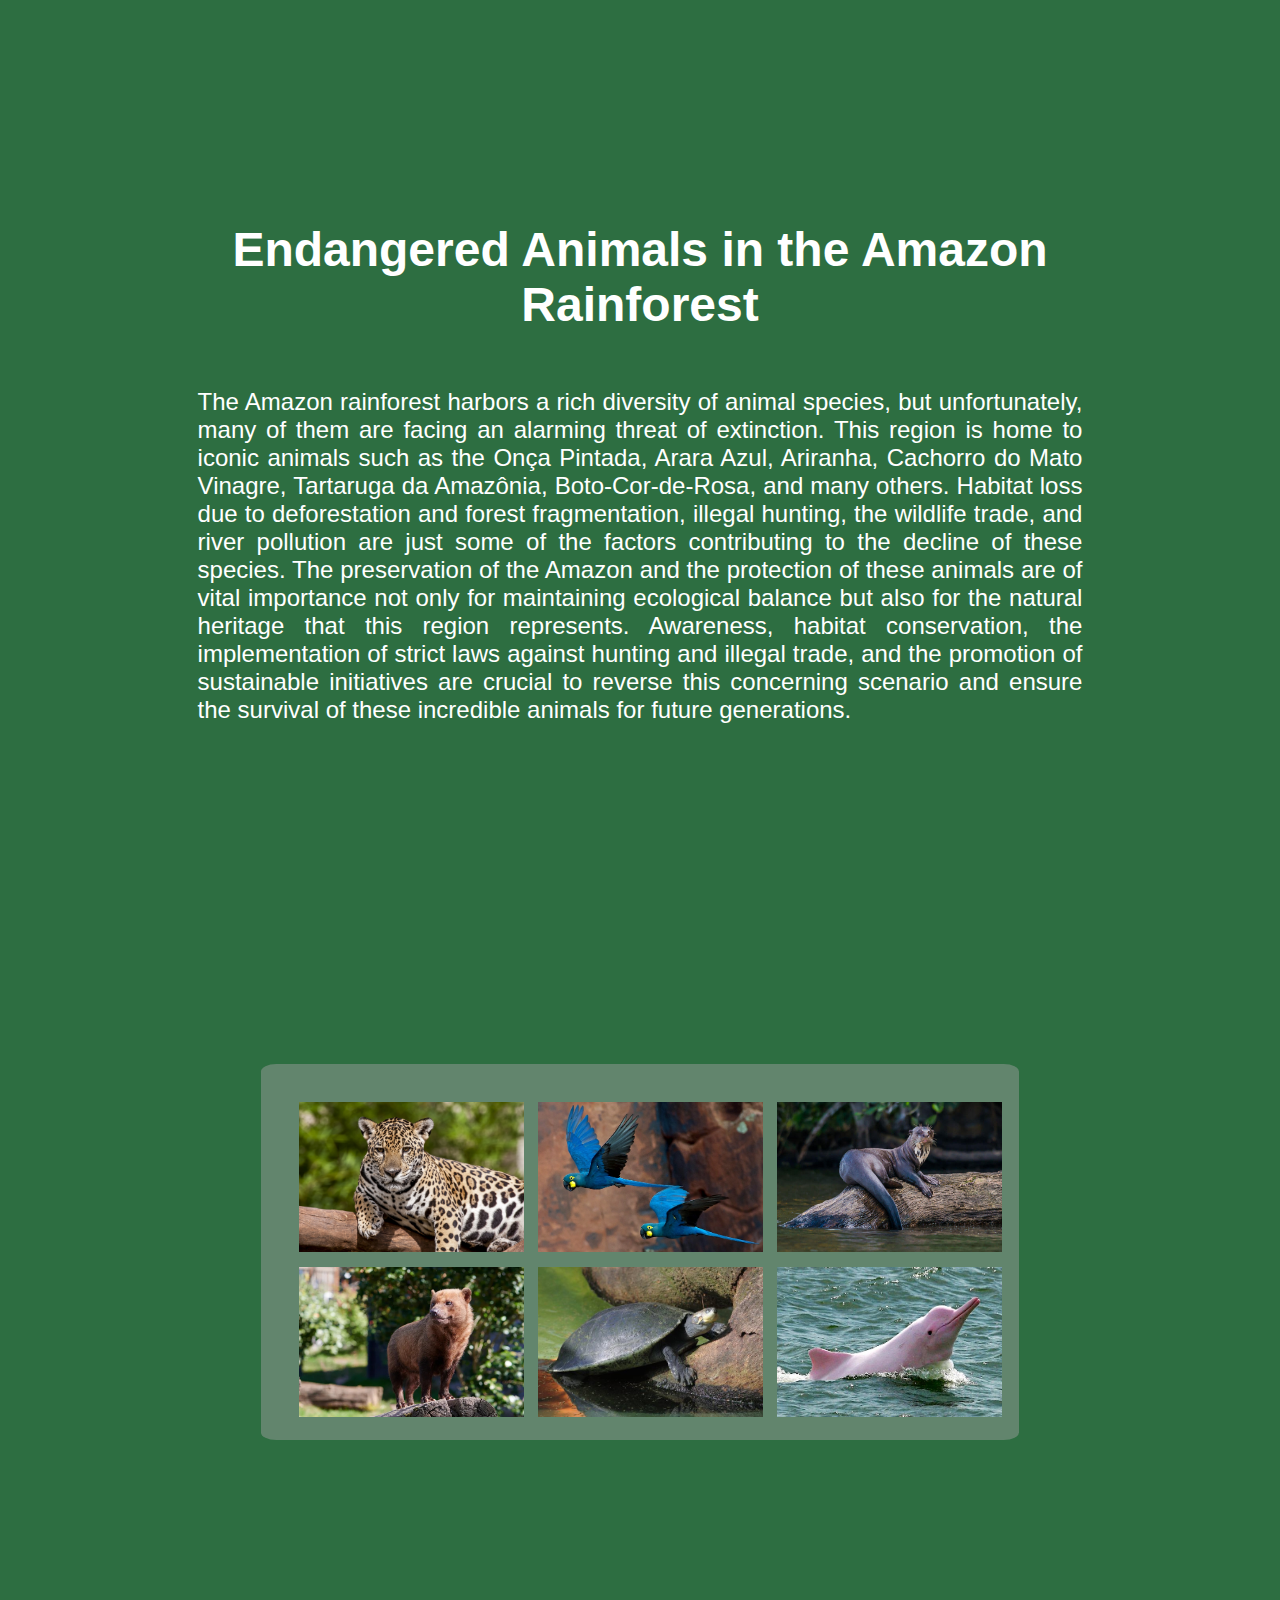
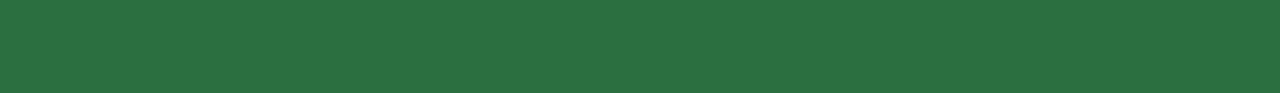
<file: index.html>
<html>
	<head>
		<title>Endangered Animals in the Amazon Rainforest</title>
		<link rel="stylesheet" href="styles.css">
		<script src="scripts.js"></script>
	</head>
	<header>
		<div id="mainTextDiv">
			<h1 id="mainTitle">Endangered Animals in the Amazon Rainforest</h1>
			<p id="mainText">The Amazon rainforest harbors a rich diversity of animal species, but unfortunately, many of them are facing an alarming threat of extinction. This region is home to iconic animals such as the Onça Pintada, Arara Azul, Ariranha, Cachorro do Mato Vinagre, Tartaruga da Amazônia, Boto-Cor-de-Rosa, and many others. Habitat loss due to deforestation and forest fragmentation, illegal hunting, the wildlife trade, and river pollution are just some of the factors contributing to the decline of these species. The preservation of the Amazon and the protection of these animals are of vital importance not only for maintaining ecological balance but also for the natural heritage that this region represents. Awareness, habitat conservation, the implementation of strict laws against hunting and illegal trade, and the promotion of sustainable initiatives are crucial to reverse this concerning scenario and ensure the survival of these incredible animals for future generations.</p>
		</div>
	</header>
	<body>
		<div id="imgsAnimaisDiv">
			<a href="descriptionPages/oncaPage.html">
				<img id="onca" class="imgsAnimais" src="imgs/homePage/onçaPintada.jpg">
			</a>
			
			<a href="descriptionPages/araraPage.html">
				<img id="araraImg" class="imgsAnimais" src="imgs/homePage/araraAzul.jpg">
			</a>
			
			<a href="descriptionPages/ariranhaPage.html">
				<img id="ariranhaImg" class="imgsAnimais" src="imgs/homePage/ariranha.jpg">
			</a>
			
			<a href="descriptionPages/cachorroPage.html">
				<img id="cachorroImg" class="imgsAnimais" src="imgs/homePage/cachorroVinagre.jpg">
			</a>
			
			<a href="descriptionPages/tartarugaPage.html">
				<img id="tartarugaImg" class="imgsAnimais" src="imgs/homePage/tartarugaAmazonia.jpeg">
			</a>
			
			<a href="descriptionPages/botoPage.html">
				<img id="botoImg" class="imgsAnimais" src="imgs/homePage/botoRosa.jpeg">
			</a>
		</div>
	</body>
</html>
</file>
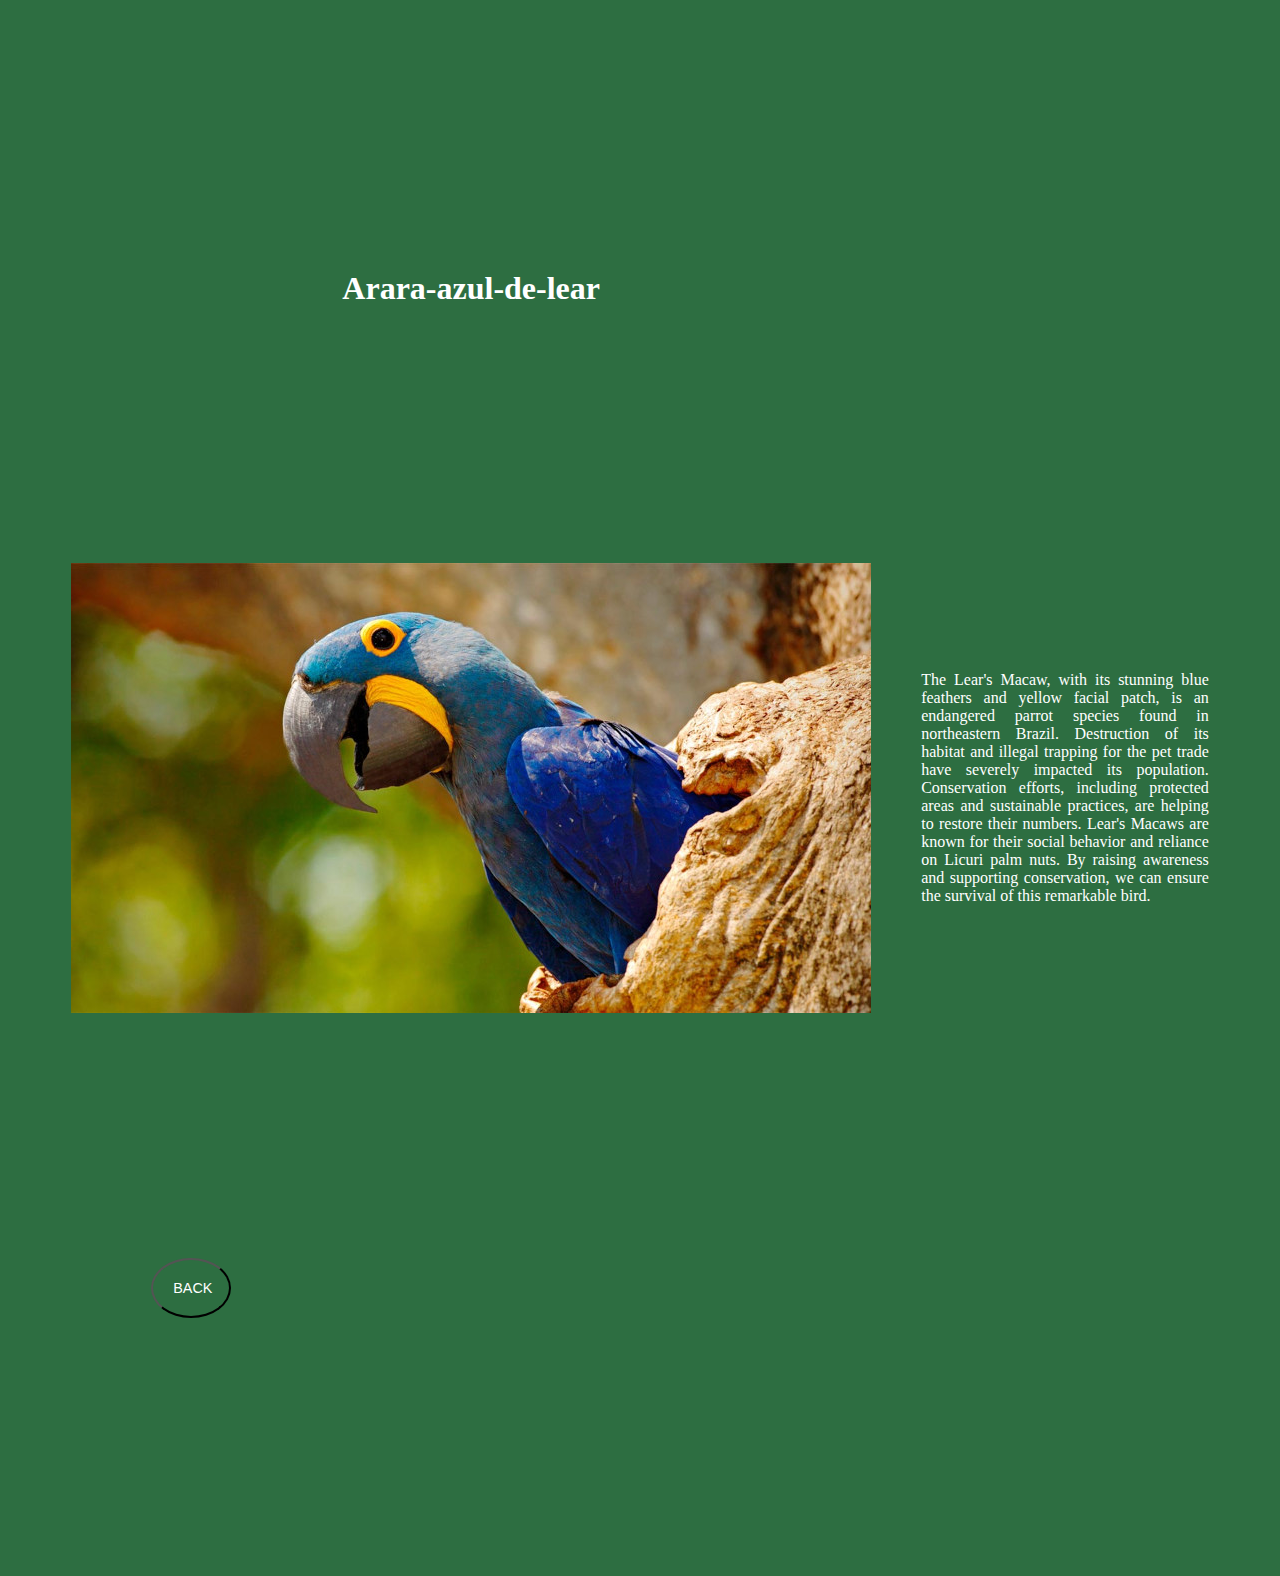
<file: descriptionPages/araraPage.html>
<html>
	<head>
		<title>Arara-azul-de-lear</title>
		<link rel="stylesheet" href="styles.css"></link>
		<script src="scripts.js"></script>
	</head>
	<body>
		<div class="mainContainer">
			<h1 id="araraTitle">Arara-azul-de-lear</h1>
		
			<p id="araraText">The Lear's Macaw, with its stunning blue feathers and yellow facial patch, is an endangered parrot species found in northeastern Brazil. Destruction of its habitat and illegal trapping for the pet trade have severely impacted its population. Conservation efforts, including protected areas and sustainable practices, are helping to restore their numbers. Lear's Macaws are known for their social behavior and reliance on Licuri palm nuts. By raising awareness and supporting conservation, we can ensure the survival of this remarkable bird.</p>
			
			<img id="araraImg" src="imgs/araraAzulPageImg.jpg">
			<button class="backButton" onclick="backToHomePage()">BACK</button>
		</div>
	</body>
</html>
</file>
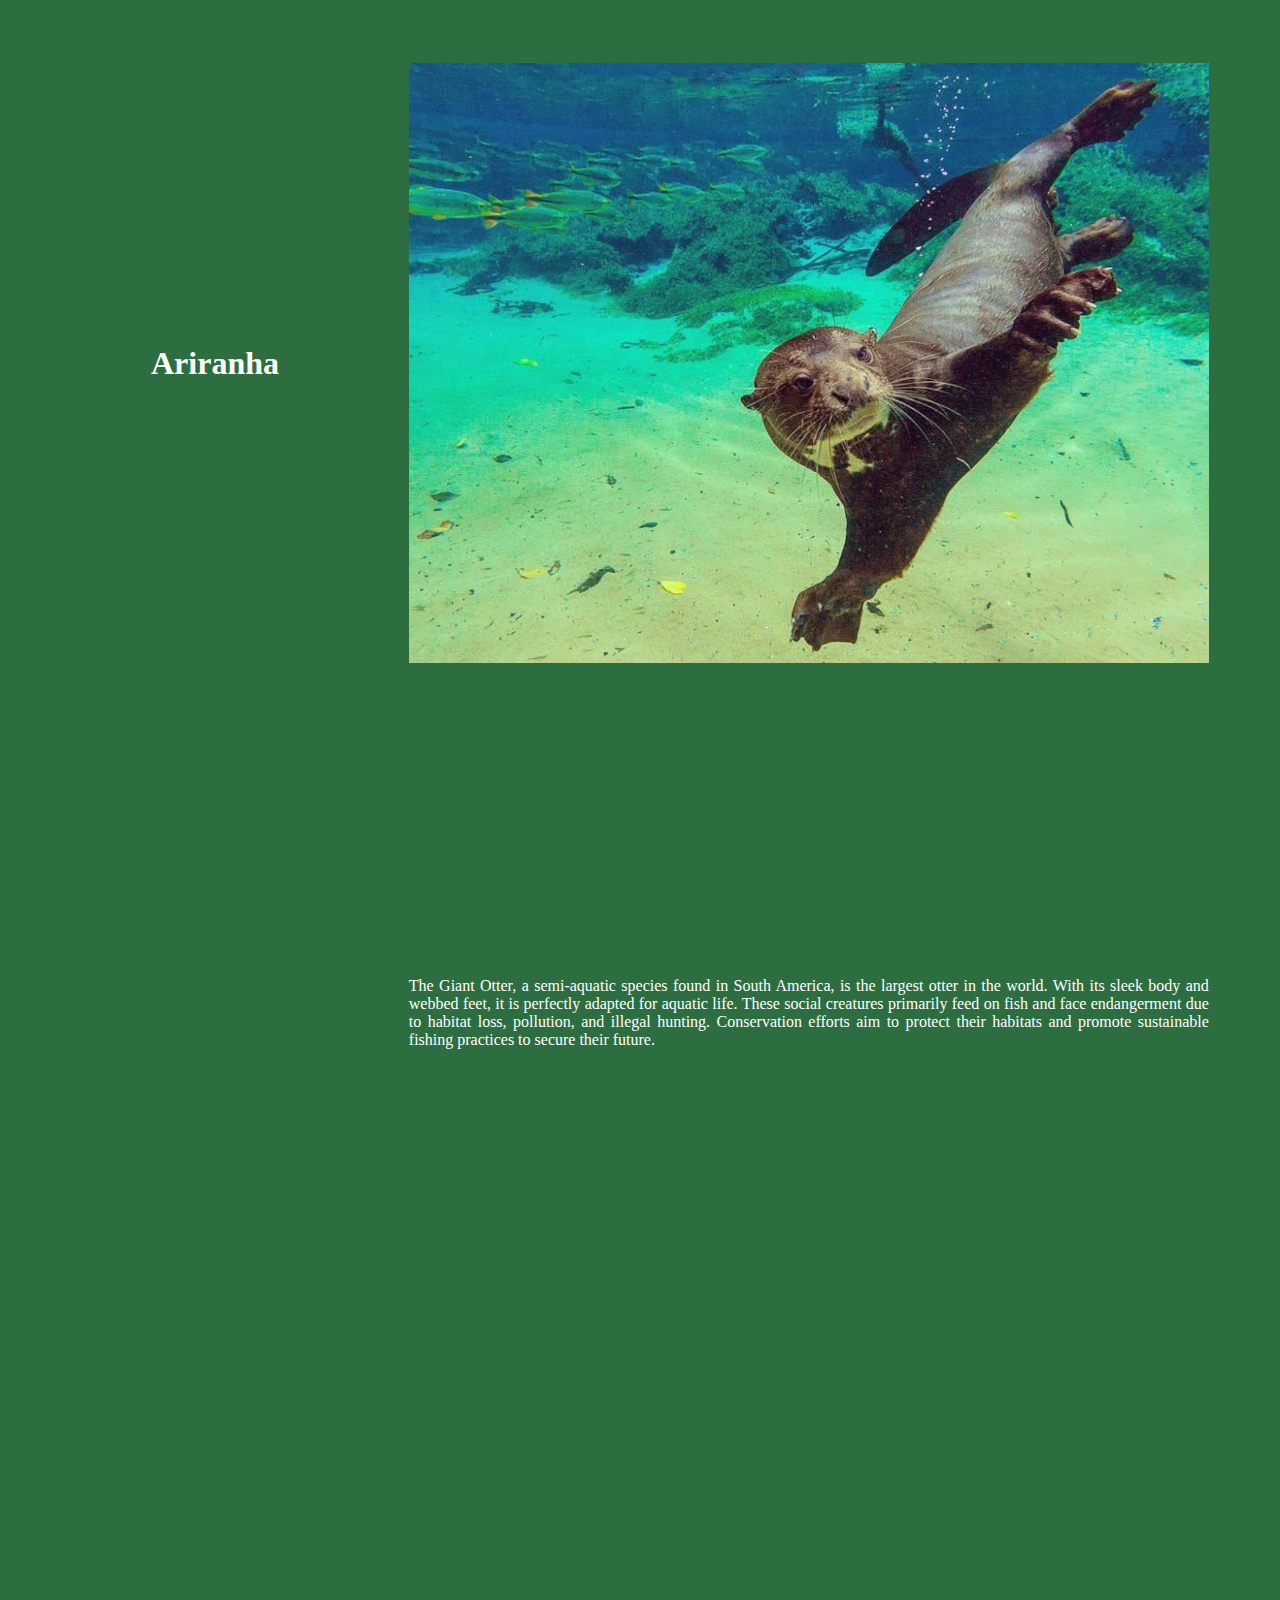
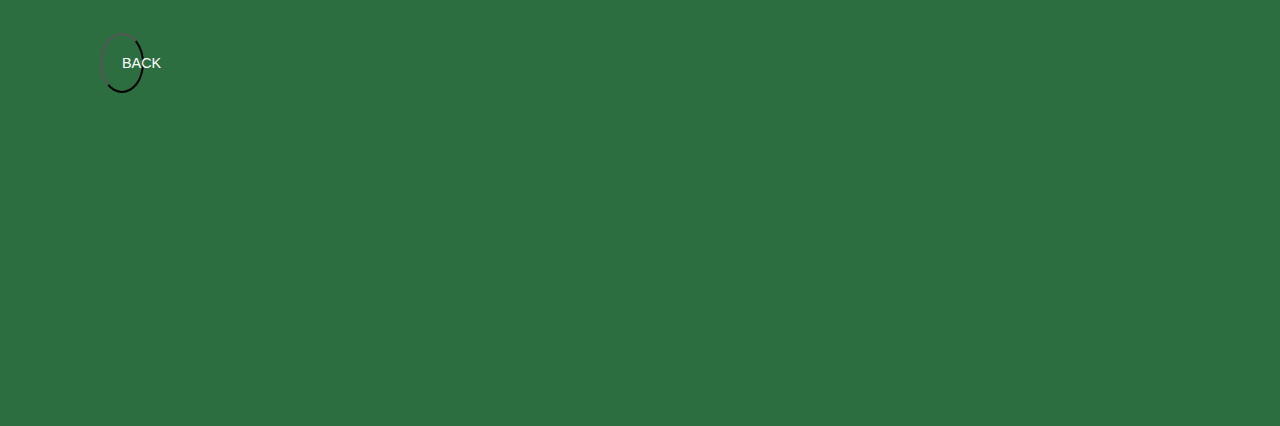
<file: descriptionPages/ariranhaPage.html>
<html>
	<head>
		<title>Ariranha</title>
		<link rel="stylesheet" href="styles.css"></link>
		<script src="scripts.js"></script>
	</head>
	<body>
		<div class="mainContainer">
			<h1 id="ariranhaTitle">Ariranha</h1>
		
			<p id="ariranhaText">The Giant Otter, a semi-aquatic species found in South America, is the largest otter in the world. With its sleek body and webbed feet, it is perfectly adapted for aquatic life. These social creatures primarily feed on fish and face endangerment due to habitat loss, pollution, and illegal hunting. Conservation efforts aim to protect their habitats and promote sustainable fishing practices to secure their future.</p>
			
			<img id="ariranhaImg" src="imgs/ariranhaPageImg.jpg">
			<button class="backButton" onclick="backToHomePage()">BACK</button>
		</div>
	</body>
</html>
</file>
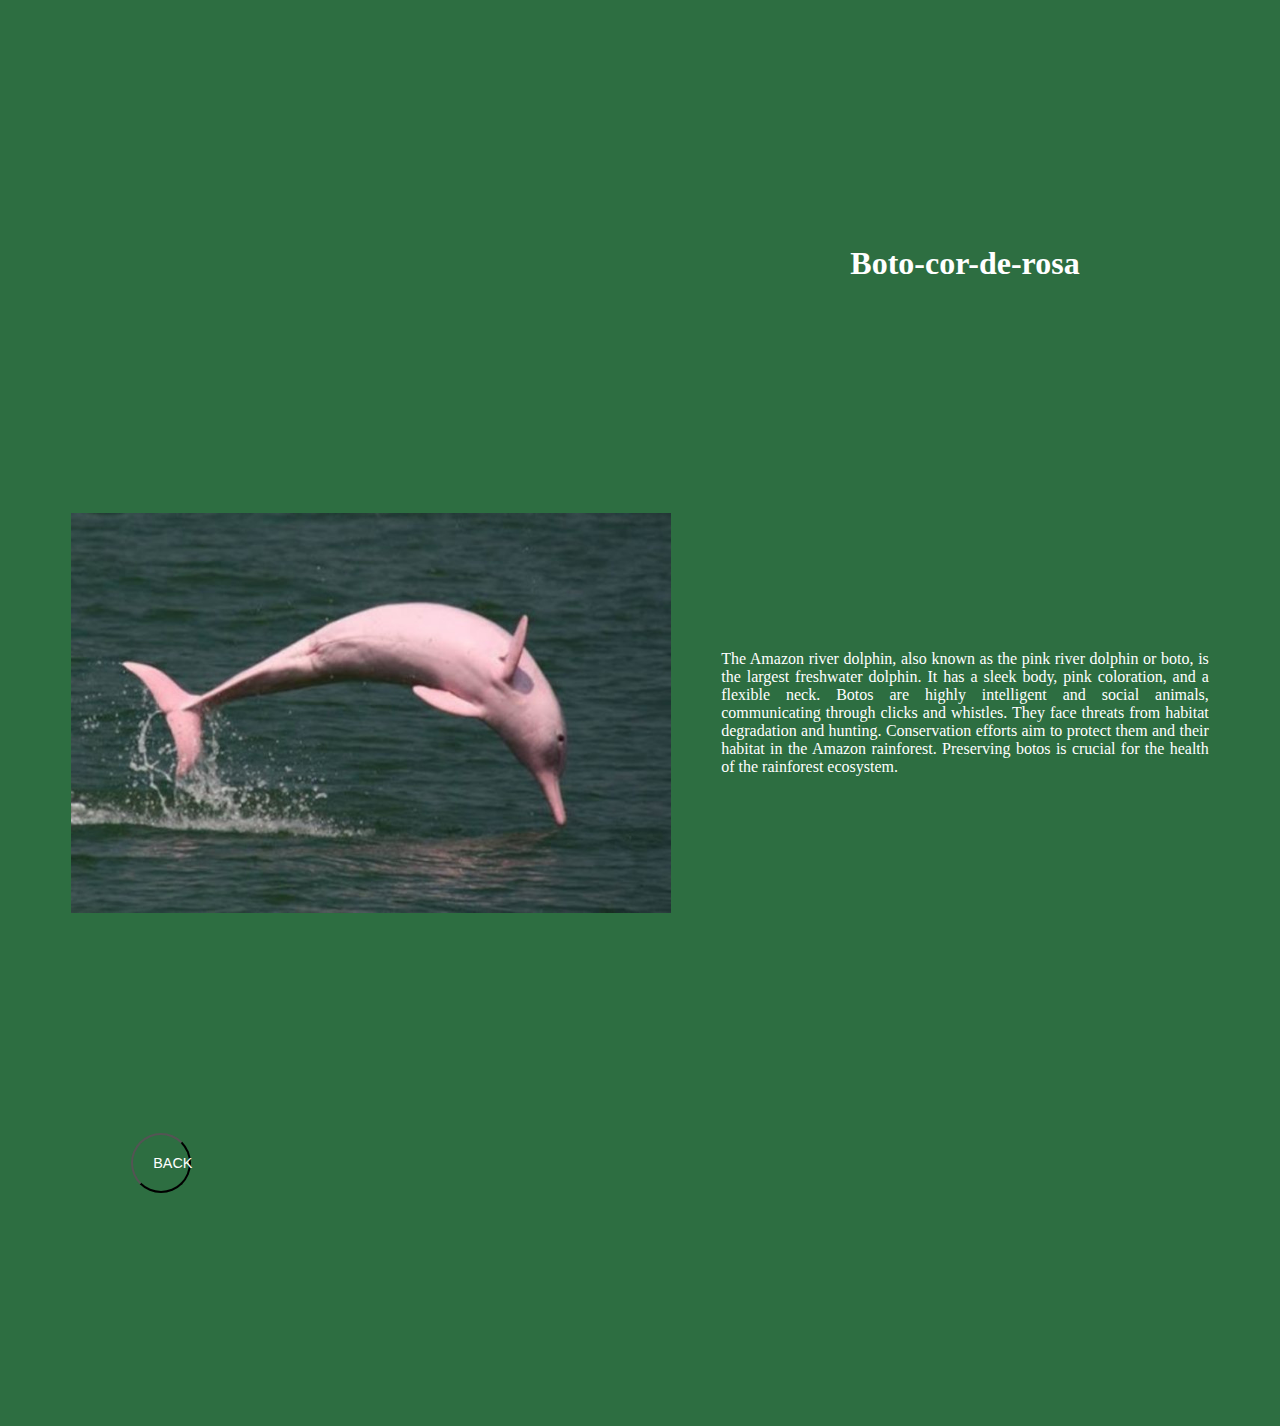
<file: descriptionPages/botoPage.html>
<html>
	<head>
		<title>Boto-cor-de-rosa</title>
		<link rel="stylesheet" href="styles.css"></link>
		<script src="scripts.js"></script>
	</head>
	<body>
		<div class="mainContainer">
			<h1 id="botoTitle">Boto-cor-de-rosa</h1>
		
			<p id="botoText">The Amazon river dolphin, also known as the pink river dolphin or boto, is the largest freshwater dolphin. It has a sleek body, pink coloration, and a flexible neck. Botos are highly intelligent and social animals, communicating through clicks and whistles. They face threats from habitat degradation and hunting. Conservation efforts aim to protect them and their habitat in the Amazon rainforest. Preserving botos is crucial for the health of the rainforest ecosystem.</p>
			
			<img id="botoImg" src="imgs/botoPageImg.jpg">
			<button class="backButton" onclick="backToHomePage()">BACK</button>
		</div>
	</body>
</html>
</file>
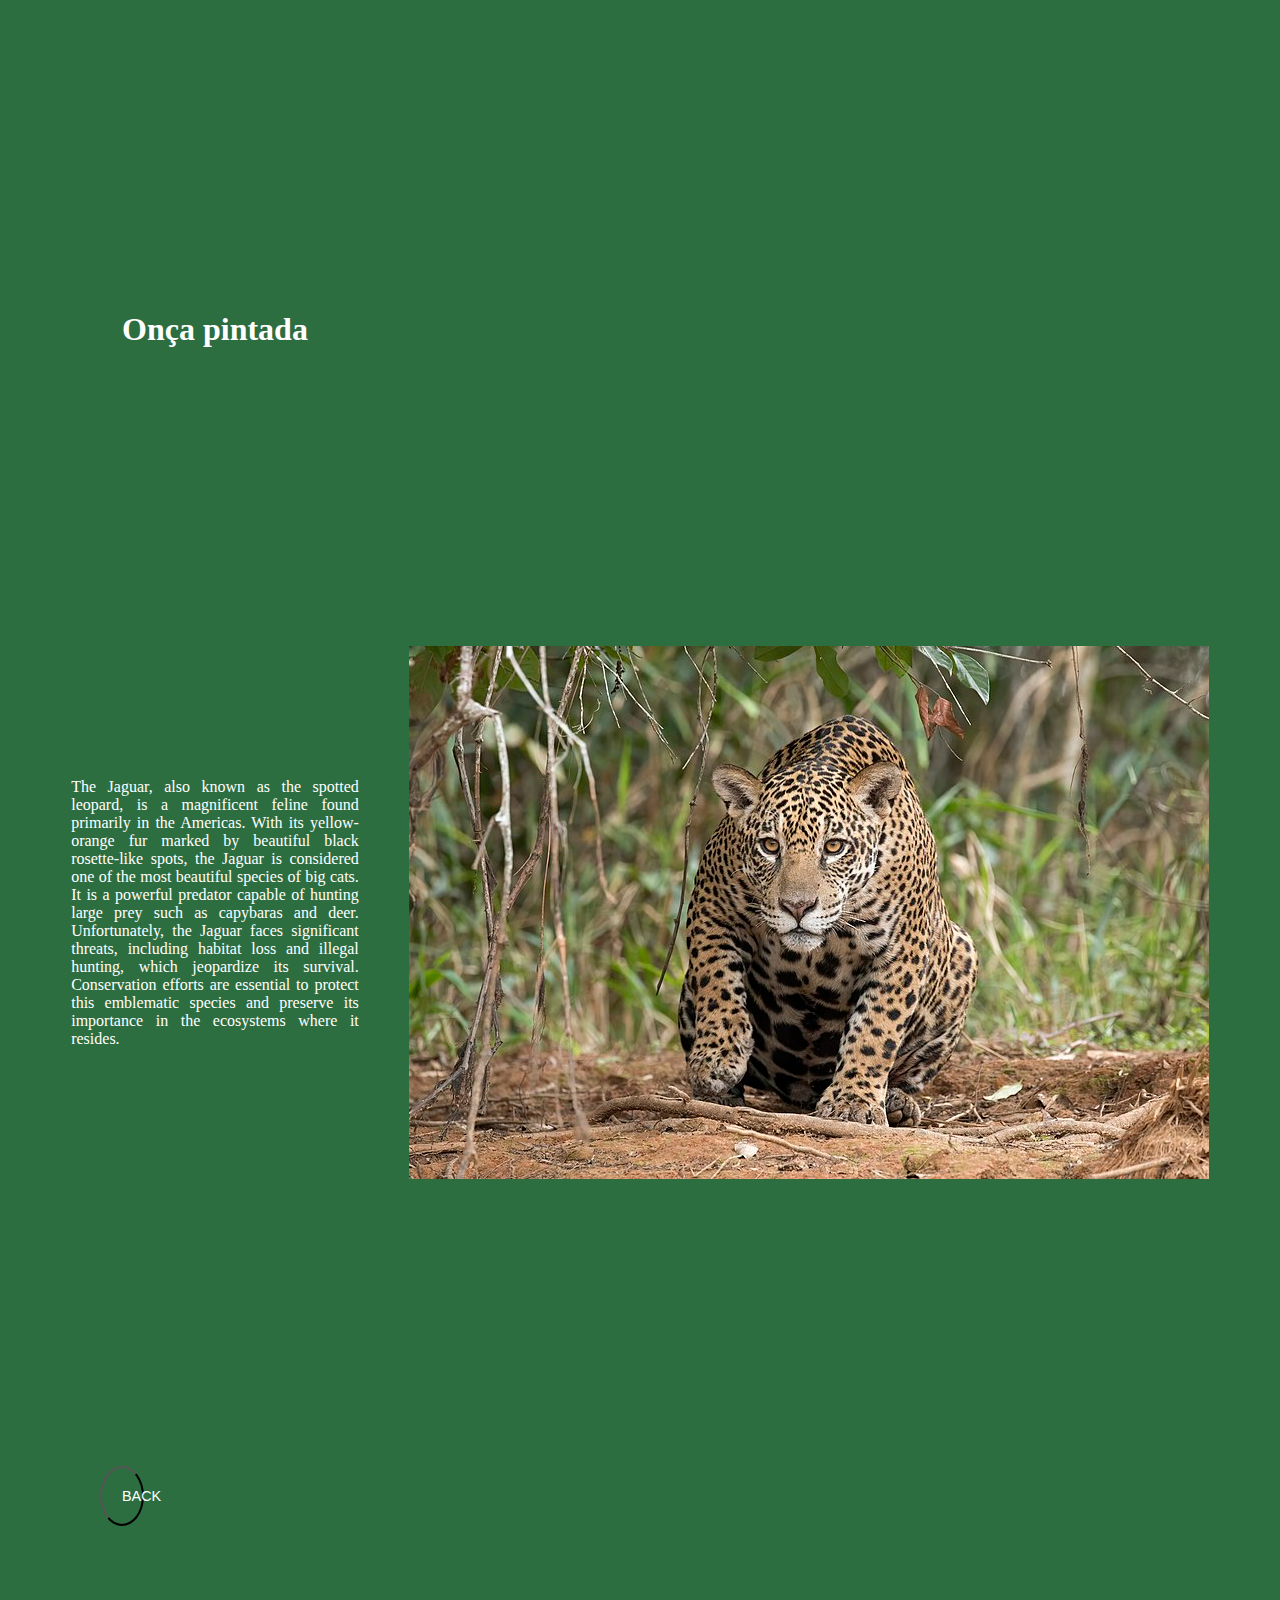
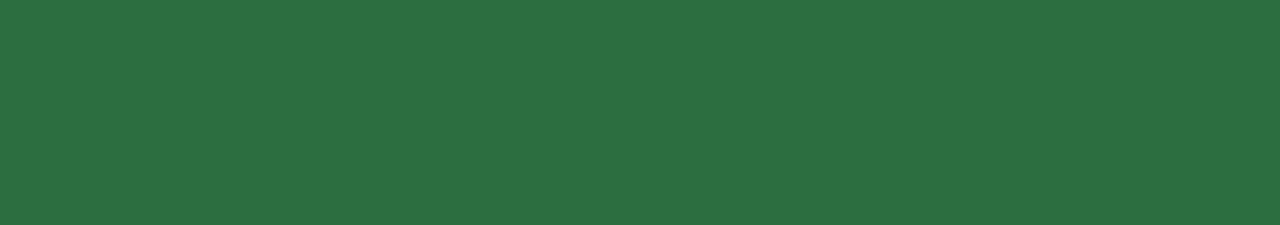
<file: descriptionPages/oncaPage.html>
<html>
	<head>
		<title>Onça pintada</title>
		<link rel="stylesheet" href="styles.css"></link>
		<script src="scripts.js"></script>
	</head>
	<body>
		<div class="mainContainer">
			<h1 id="oncaTitle">Onça pintada</h1>
			
			<p id="oncaText">The Jaguar, also known as the spotted leopard, is a magnificent feline found primarily in the Americas. With its yellow-orange fur marked by beautiful black rosette-like spots, the Jaguar is considered one of the most beautiful species of big cats. It is a powerful predator capable of hunting large prey such as capybaras and deer. Unfortunately, the Jaguar faces significant threats, including habitat loss and illegal hunting, which jeopardize its survival. Conservation efforts are essential to protect this emblematic species and preserve its importance in the ecosystems where it resides.</p>
		
			<img id="oncaImg" src="imgs/onçaPintadaPageImg.JPG">
			
			<button class="backButton" onclick="backToHomePage()">BACK</button>
		</div>
	</body>
</html>
</file>
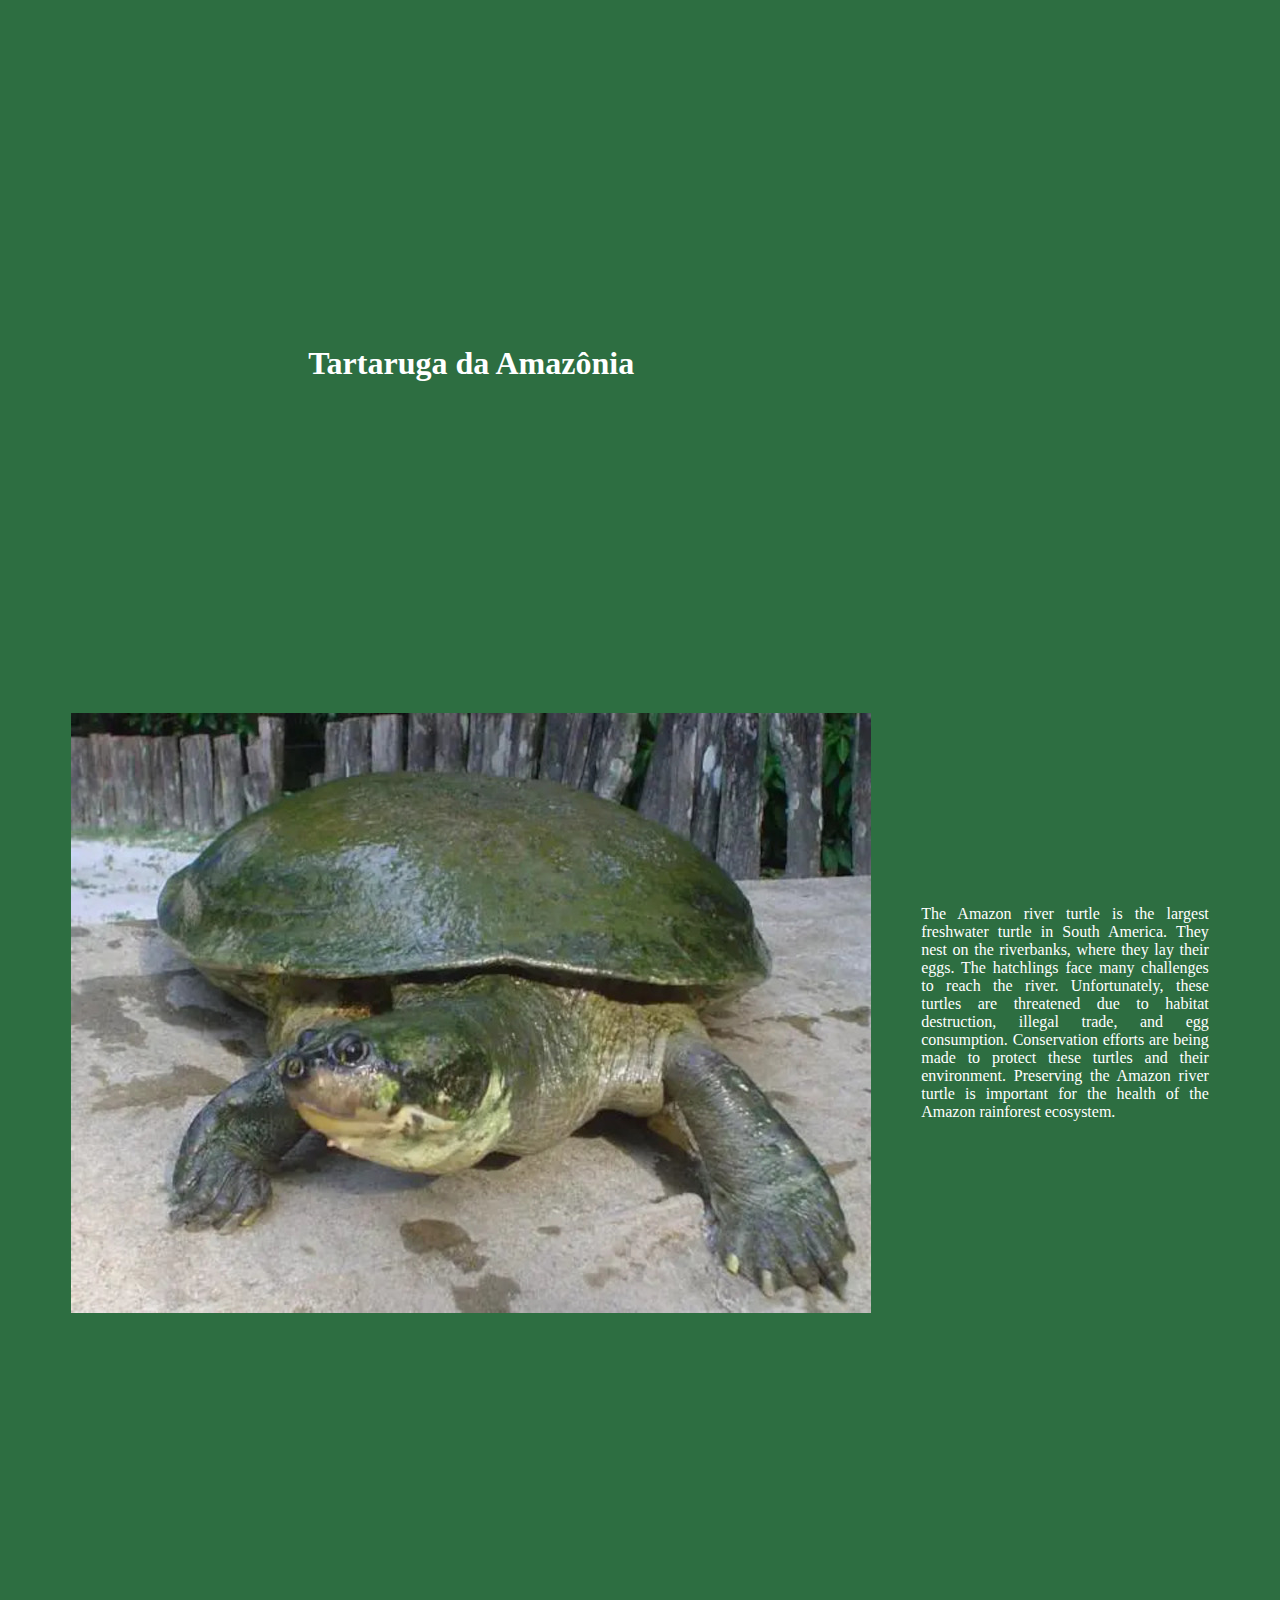
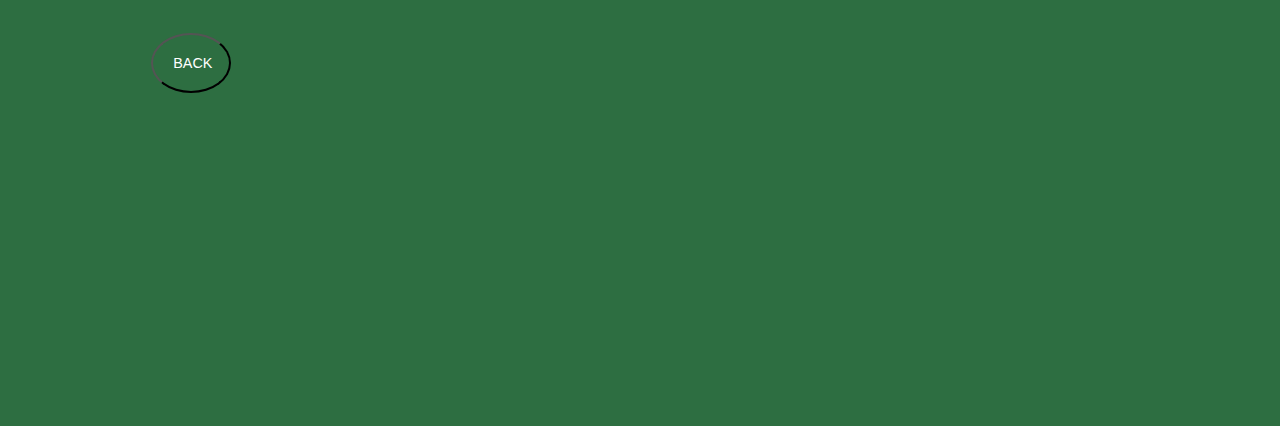
<file: descriptionPages/tartarugaPage.html>
<html>
	<head>
		<title>Tartaruga da Amazônia</title>
		<link rel="stylesheet" href="styles.css"></link>
		<script src="scripts.js"></script>
	</head>
	<body>
		<div class="mainContainer">
			<h1 id="tartarugaTitle">Tartaruga da Amazônia</h1>
			
			<p id="tartarugaText">The Amazon river turtle is the largest freshwater turtle in South America. They nest on the riverbanks, where they lay their eggs. The hatchlings face many challenges to reach the river. Unfortunately, these turtles are threatened due to habitat destruction, illegal trade, and egg consumption. Conservation efforts are being made to protect these turtles and their environment. Preserving the Amazon river turtle is important for the health of the Amazon rainforest ecosystem.</p>
			<img id="tartarugaImg"src="imgs/tartarugaAmazoniaPageImg.jpg">
			<button class="backButton" onclick="backToHomePage()">BACK</button>
		</div>
	</body>
</html>
</file>
<file: styles.css>
html{
	background-color:2d6e41;
}


#mainTextDiv{
	display:grid;
	justify-content:center;
	margin:10%;
	padding:5%;
	color:white;
	font-size:150%;
	font-family: 'Roboto Condensed', sans-serif;
}

#mainTitle{
	text-align:center;
}

#mainText{
	text-align:justify;
}

#imgsAnimaisDiv{
	display:grid;
	margin:20%;
	grid-template-columns: repeat(3,1fr);
	grid-template-rows: repeat(2,1fr);
	align-items:center;
	text-align:center;
	grid-gap:5%;
	background-color:#62856d;
	padding:3%;
	border-radius:2%;
}

.imgsAnimais{
	width:110%;
	height:100%;
}

#oncaImg{
	grid-column-start:1;
	grid-row-start:1;
}

#araraImg{
	grid-column-start:2;
	grid-row-start:1;
}

#ariranhaImg{
	grid-column-start:3;
	grid-row-start:1;
}

#cachorroImg{
	grid-column-start:1;
	grid-row-start:2;
}

#tartarugaImg{
	grid-column-start:2;
	grid-row-start:2;
}

#botoImg{
	grid-column-start:3;
	grid-row-start:2;
}

@media (max-width:1000px){
	#imgsAnimaisDiv{
		grid-template-columns: repeat(1,1fr);
		grid-template-rows: repeat(6,1fr);
		align-items:center;
		text-align:center;
		grid-gap:5%;
		background-color:#62856d;
		padding:10%;
		height:200%;
	}
	#oncaImg{
		grid-column-start:1;
		grid-row-start:1;
	}

	#araraImg{
		grid-column-start:1;
		grid-row-start:2;
	}

	#ariranhaImg{
		grid-column-start:1;
		grid-row-start:3;
	}

	#cachorroImg{
		grid-column-start:1;
		grid-row-start:4;
	}

	#tartarugaImg{
		grid-column-start:1;
		grid-row-start:5;
	}

	#botoImg{
		grid-column-start:1;
		grid-row-start:6;
	}
}
</file>
<file: descriptionPages/styles.css>
html{
	background-color:2d6e41;
}

.mainContainer{
	display:grid;
	grid-template-columns:repeat(2,1fr);
	grid-template-rows:repeat(3,1fr);
	justify-content:center;
	align-items:center;
	text-align:center;
	color:white;
	grid-gap:50px;
	margin:5%;
}

.backButton{
	grid-row-start:3;
	padding:20px;
	border-radius:50%;
	margin-left:10%;
	margin-right:80%;
	background:none;
	color:white;
	font-size:90%;
}

#oncaTitle{
	grid-column-start:1;
	grid-row-start:1;
}

#oncaText{
	text-align:justify;
	grid-column-start:1;
	grid-row-start:2;
}

#oncaImg{
	grid-column-start:2;
	grid-row-start:2;
}

#araraTitle{
	grid-row-start:1;
}

#araraText{
	text-align:justify;
	grid-column-start:2;
	grid-row-start:2;
}

#araraImg{
	grid-column-start:1;
	grid-row-start:2;
}

#ariranhaTitle{
	grid-row-start:1;
}

#ariranhaText{
	text-align:justify;
	grid-column-start:2;
	grid-row-start:2;
}

#ariranhaImg{
	grid-column-start:2;
	grid-row-start:1;
}

#cachorroTitle{
	grid-row-start:1;
}

#cachorroText{
	text-align:justify;
	grid-column-start:2;
	grid-row-start:2;
}

#cachorroImg{
	grid-column-start:1;
	grid-row-start:2;
}

#tartarugaTitle{
	grid-row-start:1;
}

#tartarugaText{
	text-align:justify;
	grid-column-start:2;
	grid-row-start:2;
}

#tartarugaImg{
	grid-column-start:1;
	grid-row-start:2;
}

#botoTitle{
	grid-column-start:2;
}

#botoText{
	text-align:justify;
	grid-column-start:2;
	grid-row-start:2;
}

#botoImg{
	grid-column-start:1;
	grid-row-start:2;
}
</file>
